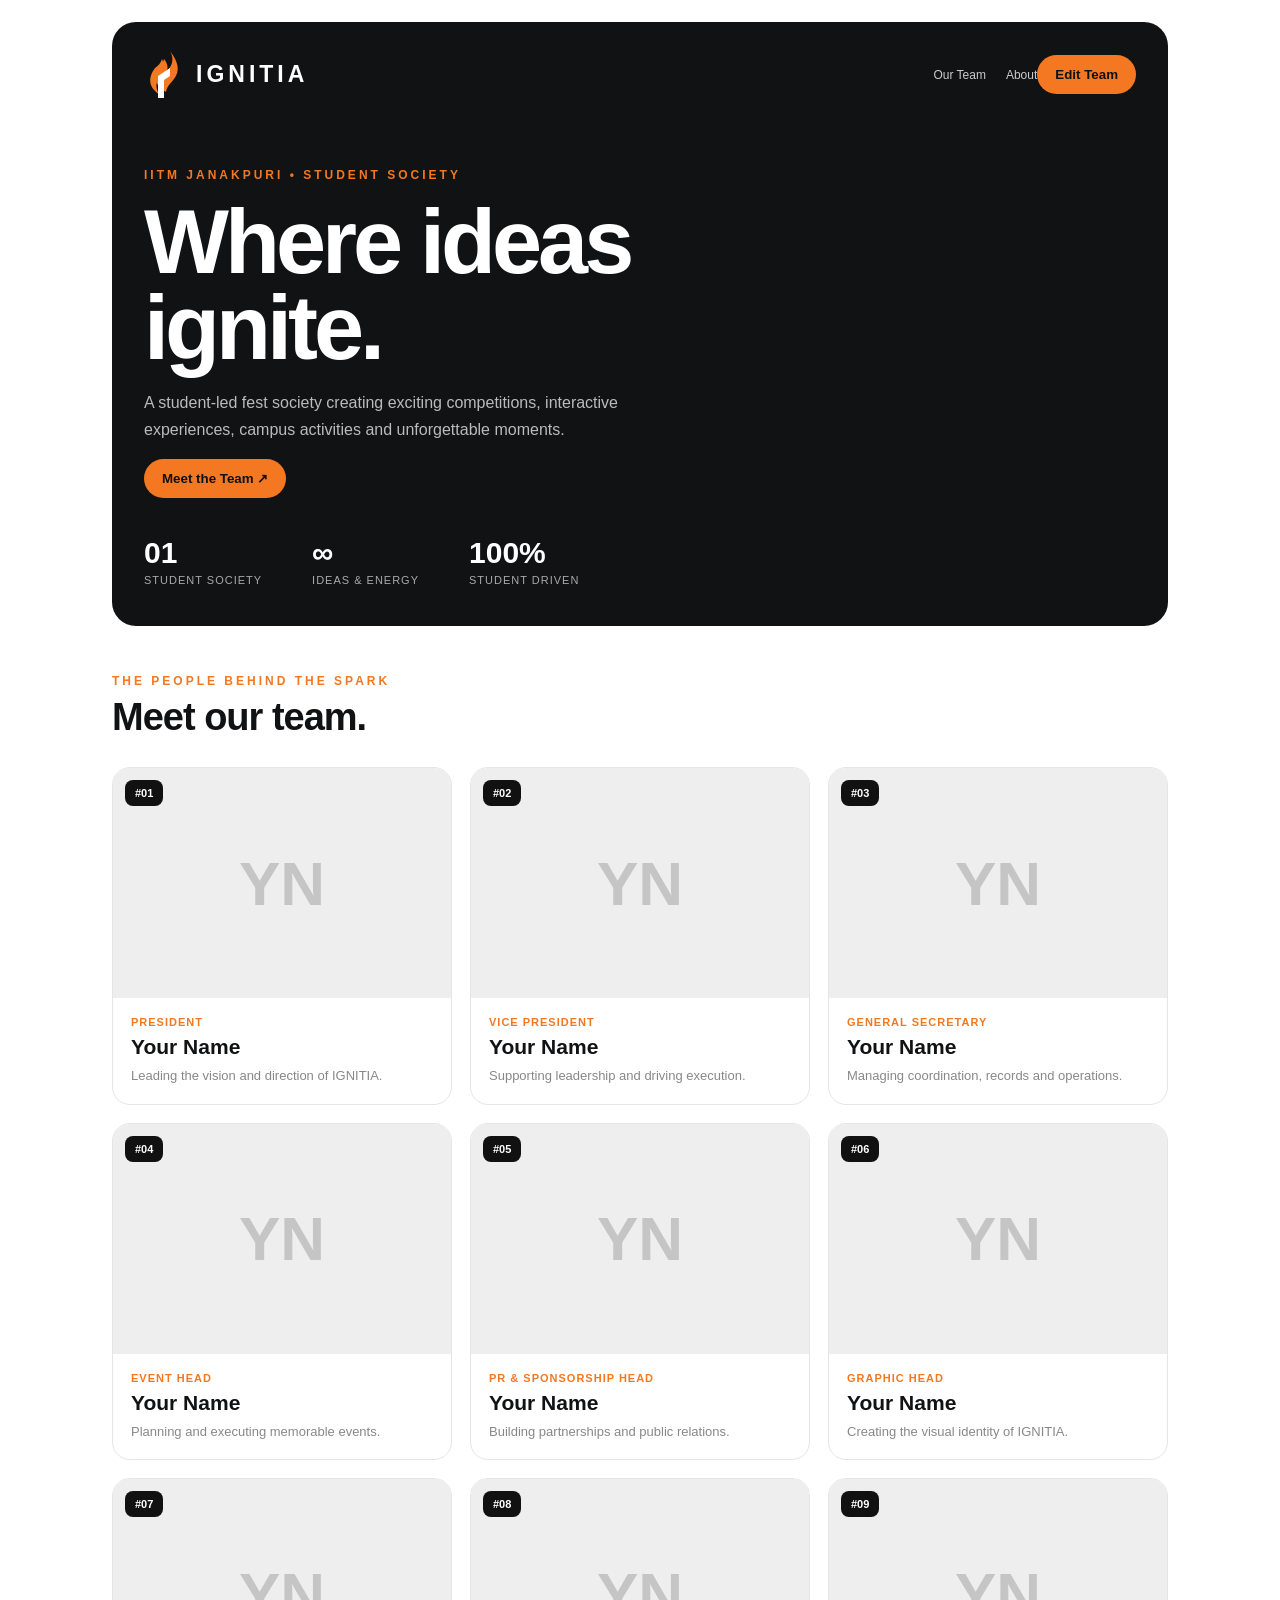
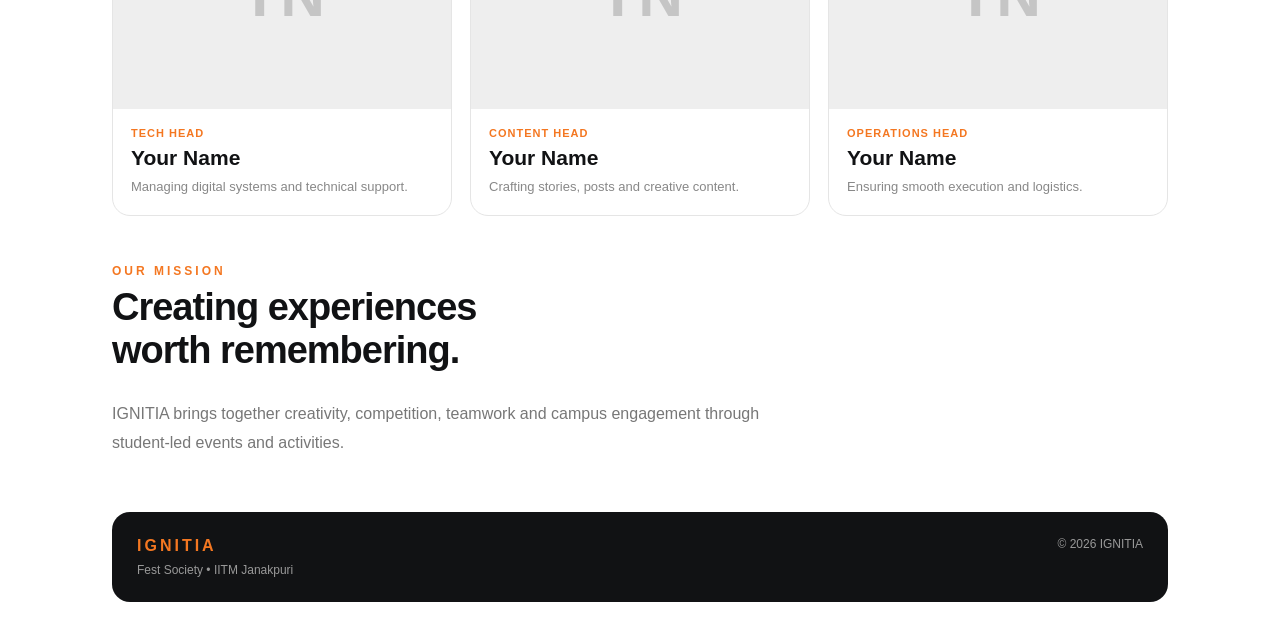
<file: ignitia-team-site.html>
<!doctype html>
<html lang="en">
<head>
<meta charset="utf-8"><meta name="viewport" content="width=device-width,initial-scale=1">
<title>IGNITIA Fest Society — Team</title>
<style>
:root{--orange:#f47721;--black:#111214;--muted:#777}*{box-sizing:border-box}body{margin:0;font-family:Arial,Helvetica,sans-serif;color:var(--black);background:#fff}.wrap{max-width:1100px;margin:auto;padding:22px}.hero{background:var(--black);color:#fff;border-radius:24px;padding:28px 32px 38px;overflow:hidden;position:relative}.nav{display:flex;align-items:center;justify-content:space-between;gap:20px}.brand{display:flex;align-items:center;gap:12px;font-size:23px;font-weight:900;letter-spacing:4px}.logo{width:40px;height:48px}.nav a{color:#ccc;text-decoration:none;font-size:12px;margin-left:20px}.btn{border:0;border-radius:30px;padding:12px 18px;font-weight:800;cursor:pointer;background:var(--orange);color:#111}.hero-copy{margin-top:70px;max-width:650px}.eyebrow{color:var(--orange);font-size:12px;font-weight:800;letter-spacing:3px;text-transform:uppercase}.hero h1{font-size:clamp(44px,8vw,90px);line-height:.95;letter-spacing:-4px;margin:18px 0}.hero p{color:#bbb;line-height:1.7;max-width:530px}.stats{display:flex;gap:50px;margin-top:38px}.stats strong{font-size:30px;display:block}.stats span{font-size:11px;color:#aaa;text-transform:uppercase;letter-spacing:1px}.section{padding:48px 0 0}.section h2{font-size:38px;letter-spacing:-1px;margin:8px 0 28px}.team{display:grid;grid-template-columns:repeat(3,1fr);gap:18px}.card{border:1px solid #e5e5e5;border-radius:18px;overflow:hidden;background:#fff}.photo{height:230px;background:#eee;display:flex;align-items:center;justify-content:center;font-size:62px;font-weight:900;color:#c5c5c5;position:relative}.photo img{width:100%;height:100%;object-fit:cover}.rank{position:absolute;top:12px;left:12px;background:#111;color:#fff;border-radius:8px;padding:7px 10px;font-size:11px}.body{padding:18px}.role{color:var(--orange);font-size:11px;font-weight:800;text-transform:uppercase;letter-spacing:1px}.name{font-size:21px;font-weight:900;margin:7px 0}.desc{font-size:13px;color:#888;line-height:1.5}.footer{margin-top:55px;background:#111214;color:white;border-radius:18px;padding:25px;display:flex;justify-content:space-between;gap:15px;flex-wrap:wrap}.footer b{color:var(--orange);letter-spacing:3px}@media(max-width:700px){.wrap{padding:12px}.hero{padding:22px}.nav a{display:none}.hero-copy{margin-top:50px}.team{grid-template-columns:repeat(2,1fr);gap:12px}.photo{height:170px}.body{padding:12px}.name{font-size:17px}.stats{gap:22px}.stats strong{font-size:24px}}@media(max-width:380px){.team{grid-template-columns:1fr}}
</style></head>
<body><div class="wrap">
<section class="hero"><div class="nav"><div class="brand"><svg class="logo" viewBox="0 0 40 48"><path fill="#f47721" d="M26 1c9 12 10 20 4 28-3 4-7 7-8 13-10-5-12-13-9-20 2-4 6-8 7-13 4 5 4 9 3 12 6-6 7-13 3-20z"/><path fill="#f47721" d="M11 18C2 30 7 39 15 44c-5-8-2-16 4-24 1-6 0-9-1-11-1 4-4 7-7 9z"/><path fill="#fff" d="M14 48V26l12-8v8l-6 4v18z"/></svg>IGNITIA</div><div><a href="#team">Our Team</a><a href="#about">About</a><button class="btn" onclick="editTeam()">Edit Team</button></div></div><div class="hero-copy"><div class="eyebrow">IITM Janakpuri • Student Society</div><h1>Where ideas<br>ignite.</h1><p>A student-led fest society creating exciting competitions, interactive experiences, campus activities and unforgettable moments.</p><button class="btn" onclick="document.querySelector('#team').scrollIntoView({behavior:'smooth'})">Meet the Team ↗</button><div class="stats"><div><strong>01</strong><span>Student Society</span></div><div><strong>∞</strong><span>Ideas & Energy</span></div><div><strong>100%</strong><span>Student Driven</span></div></div></div></section>
<section class="section" id="team"><div class="eyebrow">The people behind the spark</div><h2>Meet our team.</h2><div class="team" id="teamGrid"></div></section>
<section class="section" id="about"><div class="eyebrow">Our mission</div><h2>Creating experiences<br>worth remembering.</h2><p style="max-width:650px;color:#777;line-height:1.8">IGNITIA brings together creativity, competition, teamwork and campus engagement through student-led events and activities.</p></section>
<footer class="footer"><div><b>IGNITIA</b><div style="color:#999;margin-top:8px;font-size:12px">Fest Society • IITM Janakpuri</div></div><div style="color:#999;font-size:12px">© 2026 IGNITIA</div></footer></div>
<script>
const members=[['01','President','Your Name','Leading the vision and direction of IGNITIA.'],['02','Vice President','Your Name','Supporting leadership and driving execution.'],['03','General Secretary','Your Name','Managing coordination, records and operations.'],['04','Event Head','Your Name','Planning and executing memorable events.'],['05','PR & Sponsorship Head','Your Name','Building partnerships and public relations.'],['06','Graphic Head','Your Name','Creating the visual identity of IGNITIA.'],['07','Tech Head','Your Name','Managing digital systems and technical support.'],['08','Content Head','Your Name','Crafting stories, posts and creative content.'],['09','Operations Head','Your Name','Ensuring smooth execution and logistics.']];
function initials(n){return n.split(/\s+/).slice(0,2).map(x=>x[0]||'').join('').toUpperCase()||'YN'}
function render(){document.getElementById('teamGrid').innerHTML=members.map((m,i)=>`<article class="card"><div class="photo"><span>${initials(m[2])}</span><span class="rank">#${m[0]}</span></div><div class="body"><div class="role">${m[1]}</div><div class="name">${m[2]}</div><div class="desc">${m[3]}</div></div></article>`).join('')}
function editTeam(){members.forEach((m,i)=>{m[2]=prompt('Name for '+m[1],m[2])||m[2];m[3]=prompt('Description for '+m[1],m[3])||m[3]});render()}
render();
</script></body></html>
</file>
